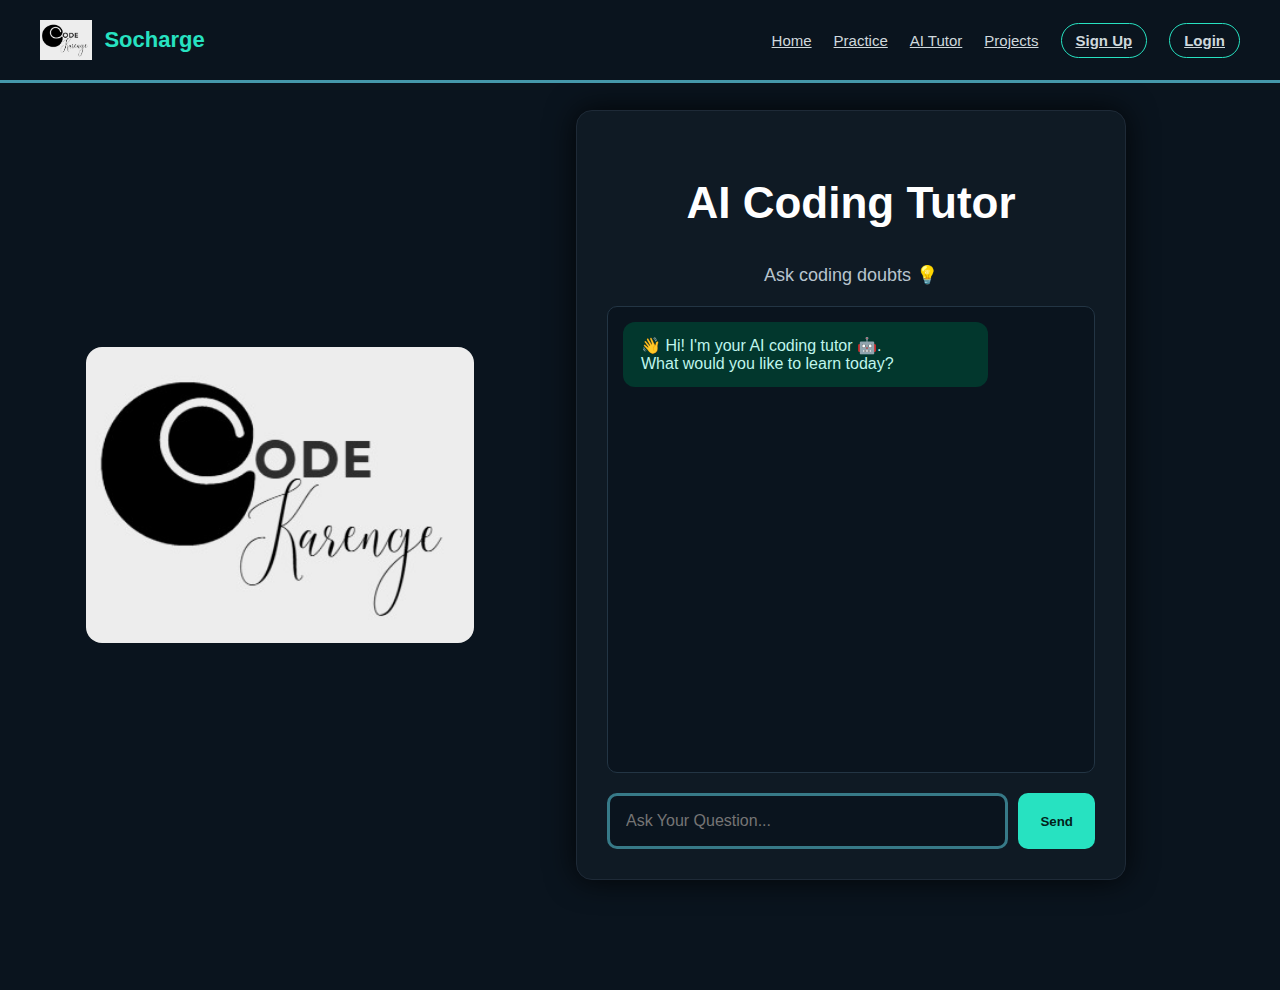
<file: aibot.html>
<!DOCTYPE html>
<html lang="en">
<head>
<meta charset="UTF-8">
<title>AI Coding Tutor</title>
<link rel="stylesheet" href="aibot.css">
</head>

<body>


<div class="navbar">
  <div class="nav-left">
    <img src="code karege new.jpeg" alt="Logo">
    <span>Socharge</span>
  </div>

  <div class="nav-right">
    <a href="#">Home</a>
    <a href="#">Practice</a>
    <a href="#">AI Tutor</a>
    <a href="#">Projects</a>
    <a href="#" class="nav-btn login">Sign Up</a>
    <a href="#" class="nav-btn login">Login</a>
  </div>
</div>


<div class="main-layout">

  <div class="image-section">
    <img src="code karege new.jpeg" alt="AI Coding">
  </div>

  <div class="container">
    <div class="login-box">
      <h2>AI Coding Tutor</h2>
      <div class="subtitle">Ask coding doubts 💡</div>

      <div class="chat-box">
        <div class="message bot">
          👋 Hi! I'm your AI coding tutor 🤖. 
          <br>
             What would you like to learn today?
        </div>
      </div>

      <div class="input-area">
        <input type="text" placeholder="Ask Your Question..." />
        <button>Send</button>
      </div>
    </div>
  </div>

</div>

</body>
</html>
</file>
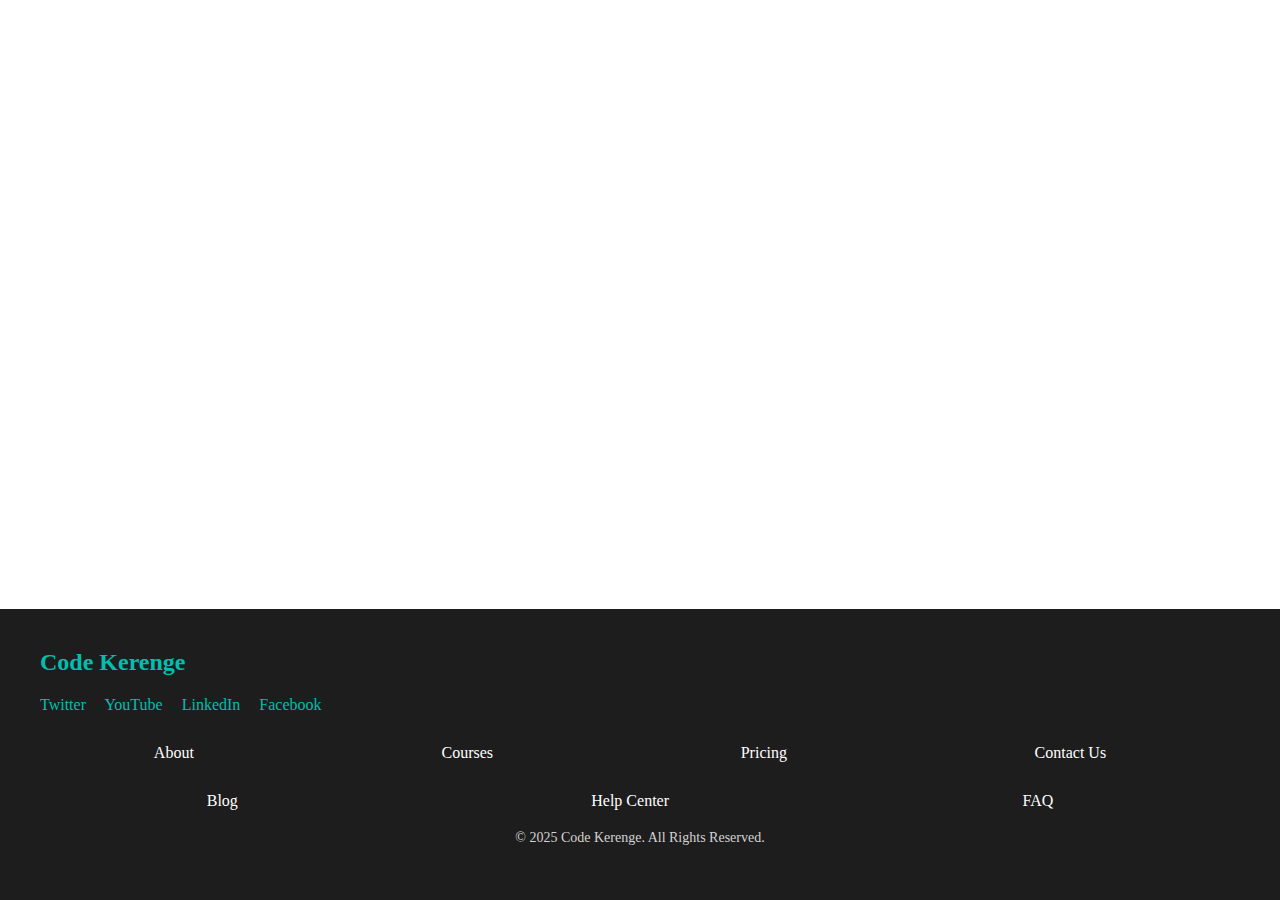
<file: footer.html>
<!DOCTYPE html>
<html lang="en">
<head>
  <meta charset="UTF-8">
  <meta name="viewport" content="width=device-width, initial-scale=1.0">
  <title>Document</title>
  <style>
    /* General Styles */
html, body {
  height: 100%;
  margin: 0;
}

.container {
  display: flex;
  flex-direction: column;
  height: 100%;
}

/* Footer Styles */
.footer {
  background-color: #1d1d1d; /* Dark black or aquamatine green */
  color: white;
  padding: 40px;
  margin-top: auto; /* Push the footer to the bottom of the page */
}

.footer .logo {
  font-size: 24px;
  color: #00bfae; /* Aquamatine green */
  font-weight: bold;
}

.footer .social-icons {
  margin-top: 20px;
}

.footer .social-icons a {
  color: #00bfae;
  margin-right: 15px;
  text-decoration: none;
}

.footer .links, .footer .resources {
  display: flex;
  justify-content: space-around;
  margin-top: 30px;
}

.footer .links a, .footer .resources a {
  color: white;
  text-decoration: none;
  margin-right: 20px;
}

.footer .links a:hover, .footer .resources a:hover {
  color: #00bfae; /* Highlight on hover */
}

.footer .footer-bottom {
  margin-top: 20px;
  text-align: center;
  font-size: 14px;
  color: lightgray;
}

  </style>
</head>
<body>
  <div class="container">
  <!-- Your page content goes here -->
  
  <!-- Footer -->
  <footer class="footer">
    <div class="logo">Code Kerenge</div>
    <div class="social-icons">
      <a href="#">Twitter</a>
      <a href="#">YouTube</a>
      <a href="#">LinkedIn</a>
      <a href="#">Facebook</a>
    </div>
    <div class="links">
      <a href="#">About</a>
      <a href="#">Courses</a>
      <a href="#">Pricing</a>
      <a href="#">Contact Us</a>
    </div>
    <div class="resources">
      <a href="#">Blog</a>
      <a href="#">Help Center</a>
      <a href="#">FAQ</a>
    </div>
    <div class="footer-bottom">
      <p>© 2025 Code Kerenge. All Rights Reserved.</p>
    </div>
  </footer>
</div>

</body>
</html>
</file>
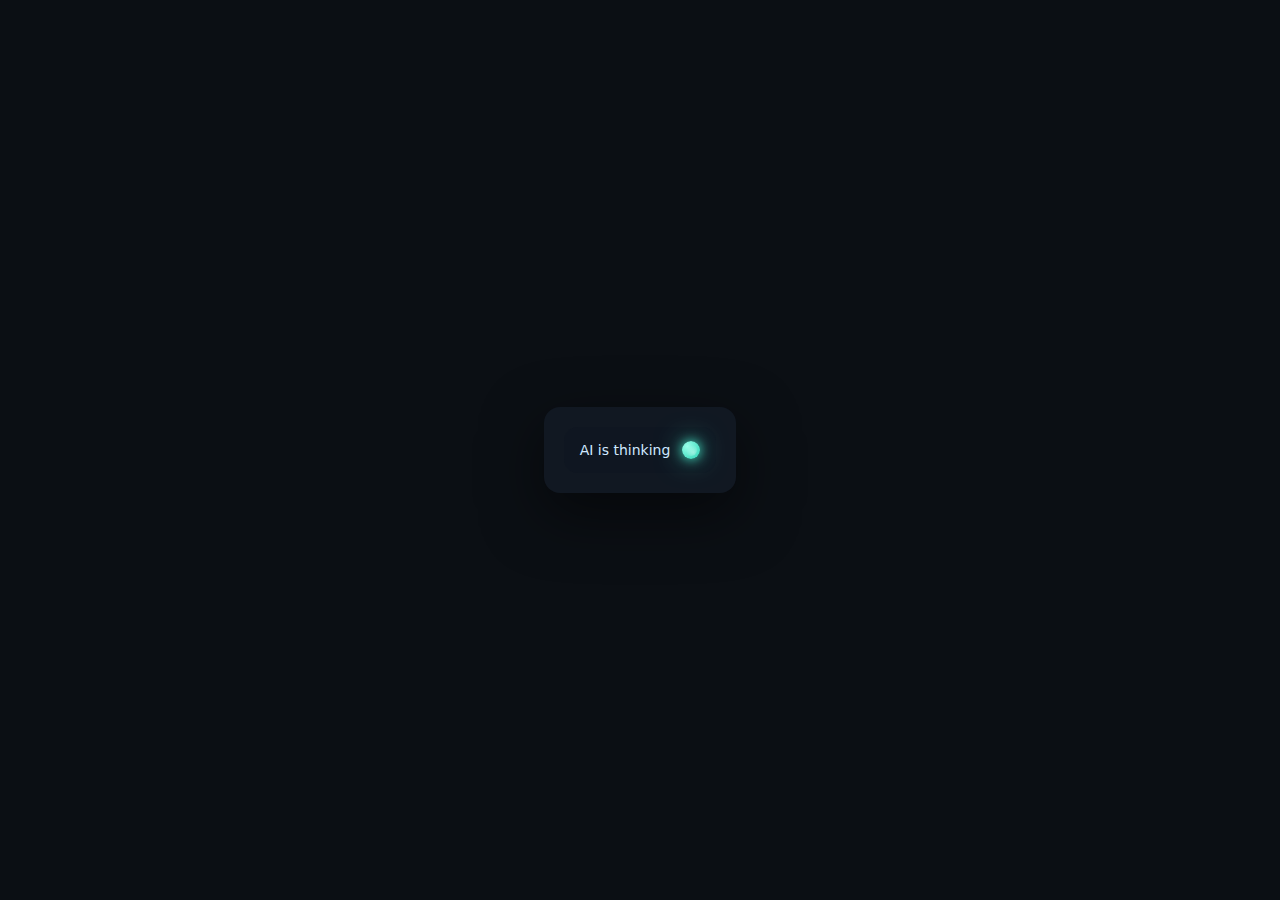
<file: jarvis.html>
<!DOCTYPE html>
<html lang="en">
<head>
<meta charset="UTF-8">
<title>Spherical AI Indicator</title>

<style>
  * {
    margin: 0;
    padding: 0;
    box-sizing: border-box;
    font-family: system-ui, sans-serif;
  }

  body {
    height: 100vh;
    background: #0b0f14;
    display: flex;
    justify-content: center;
    align-items: center;
  }

  /* ===== CHAT BOX ===== */
  .chat-box {
    background: #111822;
    padding: 20px;
    border-radius: 16px;
    box-shadow: 0 20px 60px rgba(0,0,0,0.5);
  }

  .bot-message {
    display: flex;
    align-items: center;
    gap: 12px;
    background: #0f1621;
    padding: 14px 16px;
    border-radius: 14px;
    color: #cfe8ff;
    font-size: 14px;
  }

  /* ===== SPHERICAL AI INDICATOR ===== */
  .ai-sphere {
    width: 18px;
    height: 18px;
    border-radius: 50%;
    position: relative;
    background: radial-gradient(
      circle at 30% 30%,
      #9affea,
      #2ad3b4
    );
    box-shadow:
      0 0 12px rgba(79,255,220,0.9),
      0 0 28px rgba(79,255,220,0.6);
    animation: breathe 1.8s ease-in-out infinite;
  }

  /* soft inner motion */
  .ai-sphere::after {
    content: "";
    position: absolute;
    inset: 3px;
    border-radius: 50%;
    background: radial-gradient(
      circle at 70% 70%,
      rgba(255,255,255,0.35),
      transparent 60%
    );
    animation: drift 2.5s linear infinite;
  }

  /* ===== ANIMATIONS ===== */
  @keyframes breathe {
    0%, 100% {
      transform: scale(1);
      opacity: 0.7;
    }
    50% {
      transform: scale(1.25);
      opacity: 1;
    }
  }

  @keyframes drift {
    from {
      transform: rotate(0deg);
    }
    to {
      transform: rotate(360deg);
    }
  }
</style>
</head>

<body>

  <div class="chat-box">
    <div class="bot-message">
      <span>AI is thinking</span>
      <div class="ai-sphere"></div>
    </div>
  </div>

</body>
</html>
</file>
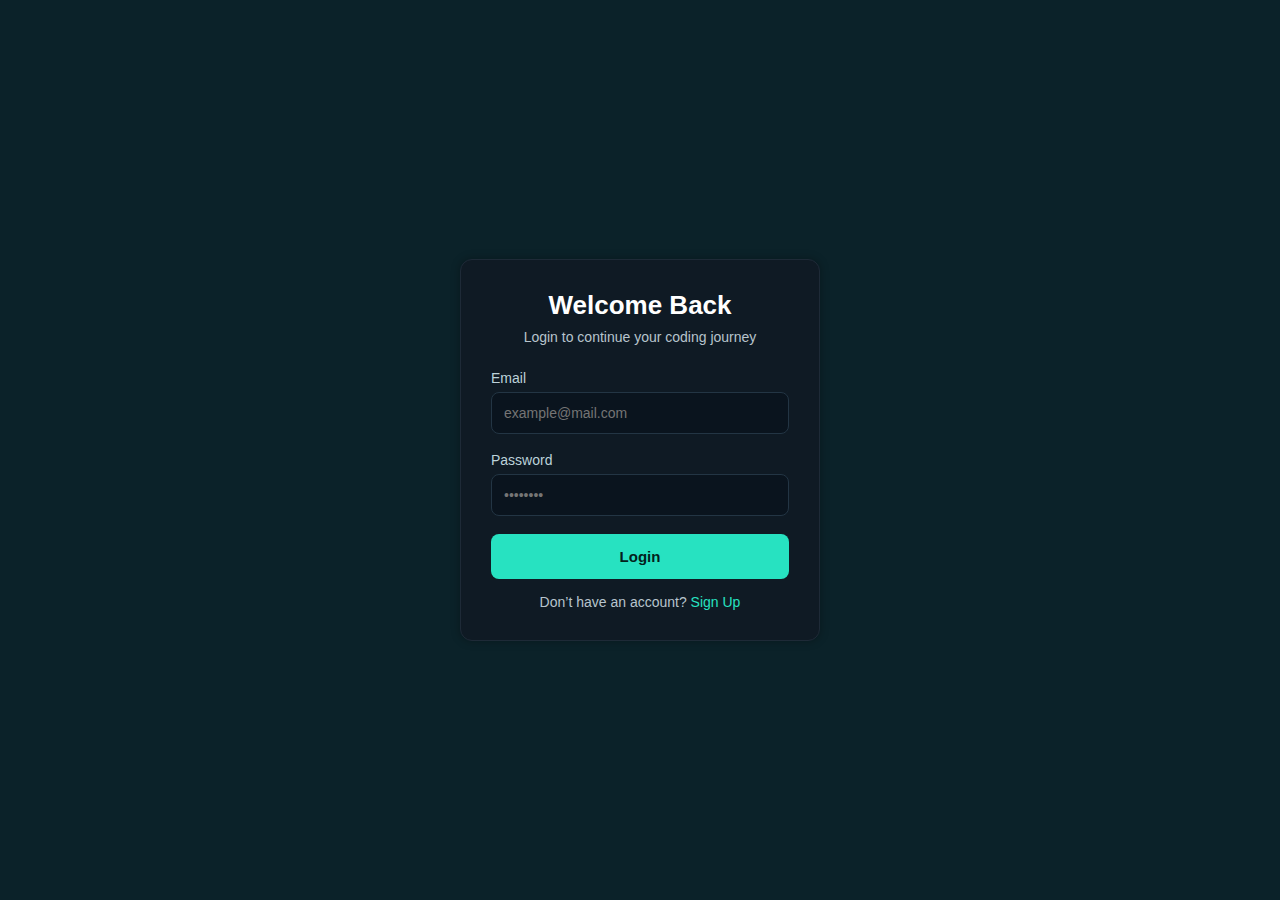
<file: login.html>
<!DOCTYPE html>
<html lang="en">
<head>
  <meta charset="UTF-8" />
  <meta name="viewport" content="width=device-width, initial-scale=1.0" />
  <title>Login | CodeElevate</title>
  <link rel="stylesheet" href="login_signup.css" />
</head>
<body>

  <div class="container">
    <div class="login-box">
      <h2>Welcome Back</h2>
      <p class="subtitle">Login to continue your coding journey</p>

      <form>
        <div class="input-group">
          <label>Email</label>
          <input type="email" placeholder="example@mail.com" required />
        </div>

        <div class="input-group">
          <label>Password</label>
          <input type="password" placeholder="••••••••" required />
        </div>

        <button type="submit" class="btn">Login</button>
      </form>

      <p class="signup-text">
        Don’t have an account? <a href="#">Sign Up</a>
      </p>
    </div>
  </div>

</body>
</html>
</file>
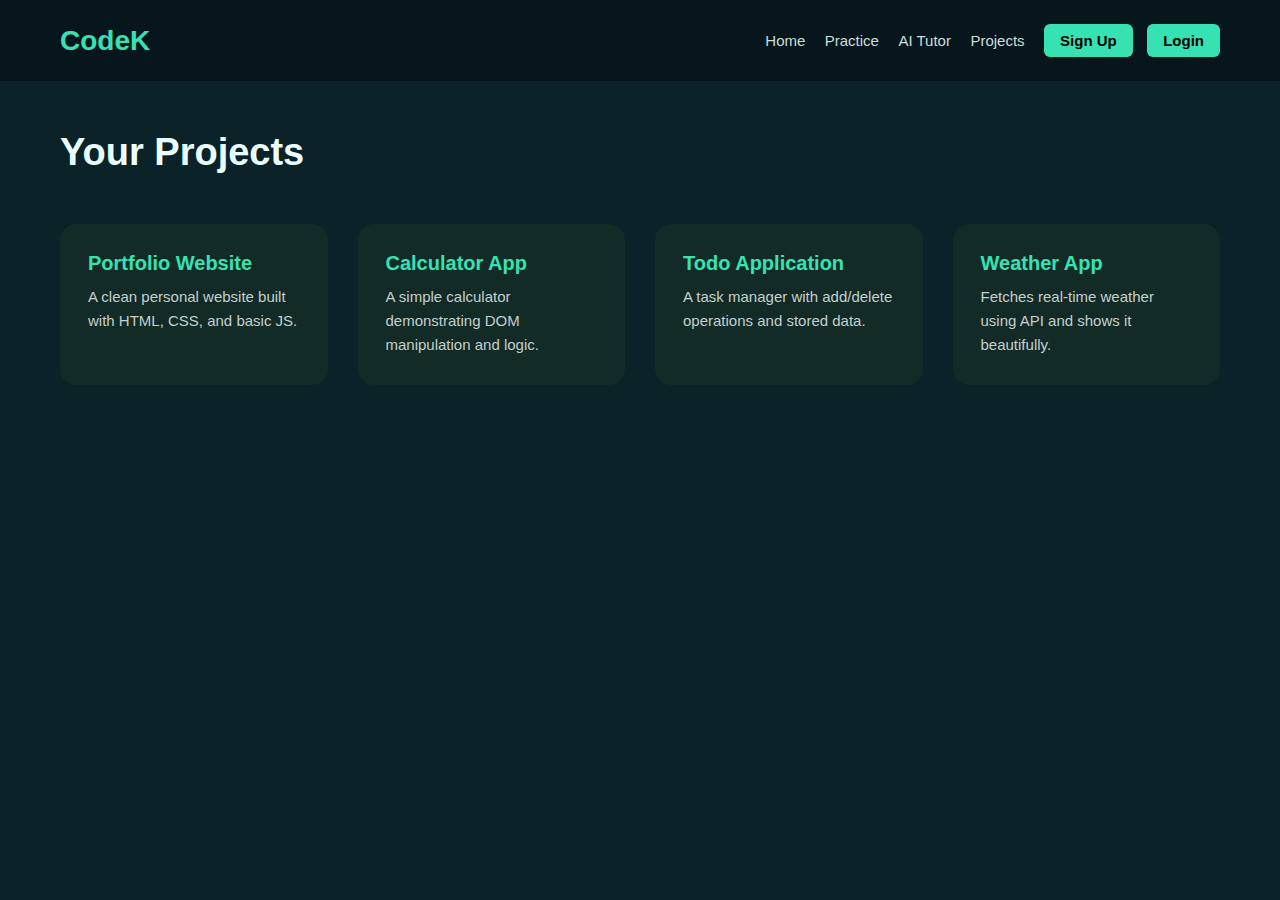
<file: projects.html>
<!DOCTYPE html>
<html lang="en">

<head>
    <meta charset="UTF-8">
    <meta name="viewport" content="width=device-width, initial-scale=1.0">
    <link rel="stylesheet" href="style.css">
    <link rel="stylesheet" href="projects.css">
    <title>Codek</title>
</head>

<body>

    <!-- NAVBAR -->
    <header>
        <a class="logo" href="index.html">
            <div>CodeK</div>
        </a>
        <nav>
            <a href="index.html">Home</a>
            <a href="practice.html">Practice</a>
            <a href="aitutor.html">AI Tutor</a>
            <a href="projects.html">Projects</a>
            <a href="signup.html" class="signup">Sign Up</a>
            <a href="login.html" class="login">Login</a>
        </nav>
    </header>




    <!-- PAGE TITLE -->
    <h1 class="page-title">Your Projects</h1>

    <!-- PROJECTS CONTAINER -->
    <div class="project-container">

        <div class="project-box">
            <h3>Portfolio Website</h3>
            <p>A clean personal website built with HTML, CSS, and basic JS.</p>
        </div>

        <div class="project-box">
            <h3>Calculator App</h3>
            <p>A simple calculator demonstrating DOM manipulation and logic.</p>
        </div>

        <div class="project-box">
            <h3>Todo Application</h3>
            <p>A task manager with add/delete operations and stored data.</p>
        </div>

        <div class="project-box">
            <h3>Weather App</h3>
            <p>Fetches real-time weather using API and shows it beautifully.</p>
        </div>

    </div>



</body>

</html>
</file>
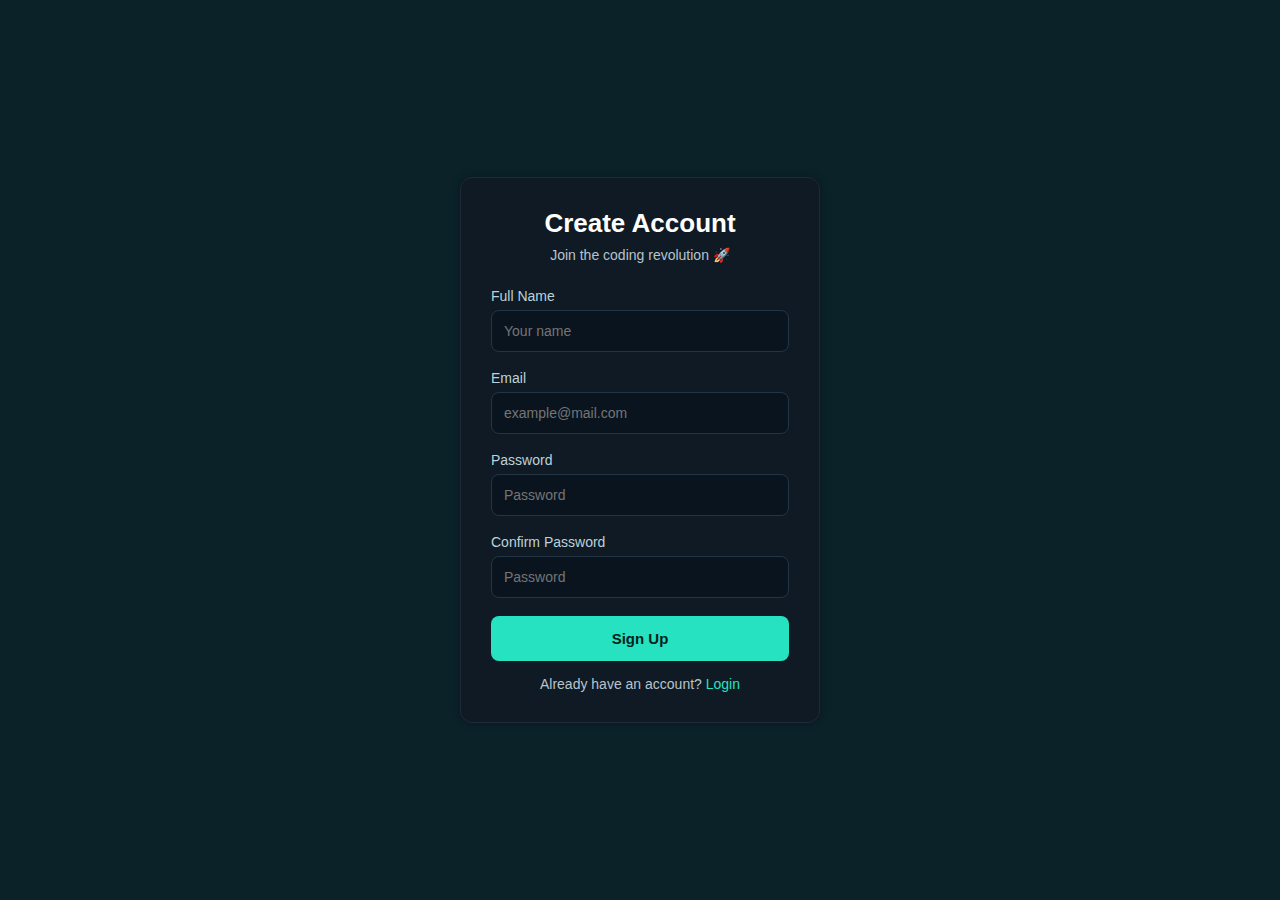
<file: signup.html>
<!DOCTYPE html>
<html lang="en">
<head>
  <meta charset="UTF-8">
  <meta name="viewport" content="width=device-width, initial-scale=1.0">
  <title>Sign Up | CodeElevate</title>
  <link rel="stylesheet" href="login_signup.css">
</head>
<body>

  <div class="container">
    <div class="login-box">
      <h2>Create Account</h2>
      <p class="subtitle">Join the coding revolution 🚀</p>

      <form>
        <div class="input-group">
          <label>Full Name</label>
          <input type="text" placeholder="Your name" required>
        </div>

        <div class="input-group">
          <label>Email</label>
          <input type="email" placeholder="example@mail.com" required>
        </div>

        <div class="input-group">
          <label>Password</label>
          <input type="password" placeholder="Password" required>
        </div>

        <div class="input-group">
          <label>Confirm Password</label>
          <input type="password" placeholder="Password" required>
        </div>

        <button type="submit" class="btn">Sign Up</button>
      </form>

      <p class="signup-text">
        Already have an account? <a href="login.html">Login</a>
      </p>
    </div>
  </div>

</body>
</html>
</file>
<file: aibot.css>
*{
  box-sizing: border-box;
}

body {
  background-color: #0A141E;
  height: 100vh;
  margin: 0;
  color: #fff;
  overflow: hidden;
  font-family: Arial
}

.navbar {
  position: fixed;
  top: 0;
  left: 0;
  width: 100%;
  height: 70px;
  background: rgb(10, 20, 30);
  display: flex;
  align-items: center;
  justify-content: space-between;
  padding: 40px;
  border-bottom: 3px solid #4598ab
}

.nav-left {
  display: flex;
  align-items: center;
  gap: 12px;
}

.nav-left img {
  height: 40px;
}

.nav-left span {
  font-size: 22px;
  font-weight: bold;
  color: #27E2C1;
}

.nav-right {
  display: flex;
  align-items: center;
  gap: 22px;
}

.nav-right a {

  color: #cfd8dc;
  font-size: 15px;
}

.nav-right a:hover {
  color: #27E2C1;
  
}

.nav-btn {
  padding: 8px 14px;
  border-radius: 20px;
  font-size: 14px;
  font-weight: bold;
}



.login {
  border: 1px solid #27E2C1;
  color: #27E2C1;
}


.main-layout {
  display: flex;
  width: 90%;
  height: calc(100vh - 90px); 
  margin: 90px auto 0;
}

.image-section {
  width: 40%;
  display: flex;
  justify-content: center;
  align-items: center;
}

.image-section img {
  width: 90%;
  border-radius: 16px;
}


.container {
  width: 60%;
  padding: 20px;
  display: flex;
  justify-content: right;
  align-items: right;
  margin-right: 70px;
}

.login-box {
  background: #0F1A24;
  border: 1px solid #1E2A37;
  border-radius: 16px;
  padding: 30px;
  box-shadow: 0 0 30px rgba(0,0,0,0.8);
  display: flex;
  flex-direction: column;
  height: 100%;
  width: 100%;
  max-width: 550px;

}

h2 {
  text-align: center;
  font-size: 44px;
}

.subtitle {
  text-align: center;
  font-size: 18px;
  color: #b7c4cd;
  margin-bottom: 20px;
}

.chat-box {
  flex: 1;
  overflow-y: auto;
  padding: 15px;
  border-radius: 10px;
  background: #0A141E;
  border: 1px solid #233544;
}

.message {
  max-width: 80%;
  padding: 14px 18px;
  margin-bottom: 14px;
  border-radius: 12px;
  font-size: 16px;
}

.bot {
  background: rgb(2, 55, 45);
  color: #bff5ec;

}

.input-area {
  display: flex;
  gap: 10px;
  margin-top: 20px;
}

.input-area input {
  flex: 1;
  background: #0A141E;
  border: 3px solid #377a88;
  border-radius: 10px;
  padding: 16px;
  font-size: 16px;
  color: #fff;
}

.input-area button {
  background: #27E2C1;
  border: none;
  padding: 16px 22px;
  border-radius: 10px;
  font-weight: bold;
  color: #03221C;
  cursor: pointer;
 
}
</file>
<file: login_signup.css>
* {
  margin: 0;
  padding: 0;
  box-sizing: border-box;
  font-family: "Poppins", sans-serif;
}

body {
  background-color: #0b2229;
  display: flex;
  justify-content: center;
  align-items: center;
  height: 100vh;
  color: #fff;
}

.container {
  width: 100%;
  max-width: 400px;
  padding: 20px;
}

.login-box {
  background: #0F1A24;
  border: 1px solid #1E2A37;
  border-radius: 12px;
  padding: 30px;
  text-align: center;
  box-shadow: 0 0 10px rgba(0,0,0,0.3);
}

h2 {
  margin-bottom: 8px;
  font-size: 26px;
  font-weight: 600;
}

.subtitle {
  font-size: 14px;
  color: #b7c4cd;
  margin-bottom: 25px;
}

.input-group {
  text-align: left;
  margin-bottom: 18px;
}

label {
  font-size: 14px;
  color: #bcd2da;
  margin-bottom: 6px;
  display: block;
}

input {
  width: 100%;
  background: #0A141E;
  border: 1px solid #233544;
  border-radius: 8px;
  padding: 12px;
  font-size: 14px;
  color: #fff;
  outline: none;
  transition: 0.3s;
}

input:focus {
  border-color: #27E2C1;
}

.btn {
  width: 100%;
  background: #27E2C1;
  border: none;
  padding: 14px;
  border-radius: 8px;
  font-size: 15px;
  font-weight: bold;
  color: #03221C;
  cursor: pointer;
  transition: 0.3s;
}

.btn:hover {
  opacity: 0.88;
}

.signup-text {
  margin-top: 15px;
  font-size: 14px;
  color: #b7c4cd;
}

.signup-text a {
  color: #27E2C1;
  text-decoration: none;
  font-weight: 500;
}

.signup-text a:hover {
  text-decoration: underline;
}
</file>
<file: style.css>
* {
    margin: 0;
    padding: 0;
    box-sizing: border-box;
    font-family: 'Inter', sans-serif;
}

body {
    /* background: #07161c; */
    background-color: #0b2229;
    color: #eafffd;
}

/******** NAVBAR ********/
header {
    display: flex;
    justify-content: space-between;
    align-items: center;
    height: 9vh;
    /* background-color: #0b2229; */
     background: #07161c;
    padding: 20px 60px;
}

.logo {
  text-decoration: none;
    font-size: 28px;
    font-weight: 700;
    color: #36e2b2;
}

nav a {
    color: #c7dfdb;
    margin-left: 15px;
    text-decoration: none;
    font-size: 15px;
    transition: .2s;
}

nav a:hover {
    color: white;
    background-color: #0f262c;
}

.signup,
.login {
    background: #36e2b2;
    color: #000;
    padding: 8px 16px;
    border-radius: 6px;
    font-weight: 600;
}

.login {
    margin-left: 10px;
}

/******** HERO SECTION ********/
.hero {
    display: flex;
    justify-content: space-between;
    align-items: center;
    padding: 60px 60px;
    flex-wrap: wrap;
    gap: 30px;
}


.hero-text h1 {
    font-size: 46px;
    font-weight: 700;
    line-height: 1.3;
    max-width: 550px;
}

.buttons {
    margin-top: 25px;
}

.primary-btn,
.secondary-btn {
    padding: 14px 26px;
    font-size: 16px;
    border-radius: 10px;
    cursor: pointer;
    border: none;
}

.primary-btn {
    background: #36e2b2;
    color: #000;
    
    margin-right: 12px;
}

.secondary-btn {
    background: #123238;
    color: #d8f5ee;
}

/******** CODE CARD ********/
.code-card {
    /* background: #0b2229; */
    background-color: rgba(0, 0, 0, 0.4);
    padding: 22px;
    width: 350px;
    border-radius: 14px;
    font-size: 14px;
    opacity: .95;
    overflow-x: auto;
}



/******** TRACKS SECTION ********/
.tracks {
    height: auto;
    padding: 50px 60px;
}

.tracks h2 {
    margin-bottom: 25px;
    font-size: 28px;
}

.track-grid {
    display: grid;
    grid-template-columns: repeat(auto-fit, minmax(180px, 1fr));
    gap: 18px;
}

.track-card {
  background: #122b27;
    padding: 18px;
    height: 100%;
    border-radius: 14px;
}
.track-card:hover{
    transform: translateY(-8px);
    transition-duration: 0.5s;
  box-shadow: 0 20px 40px rgba(0,0,0,0.3);
}

.track-logo {
    width: 42px;
    height: 42px;
}

.title {
    margin-top: 12px;
    font-size: 16px;
    font-weight: 600;
}

.progress {
    margin-top: 10px;
    width: 100%;
    height: 6px;
    background: #12363d;
    border-radius: 5px;
}

.progress span {
    display: block;
    height: 100%;
    background: #36e2b2;
    border-radius: 5px;
}

.percent {
    font-size: 12px;
    margin-top: 5px;
    opacity: .7;
}

/******** WHY SECTION ********/
.why {
    padding: 50px 60px;
}

.why h2 {
    margin-bottom: 25px;
    font-size: 28px;
}

.features {
    display: flex;
    gap: 45px;
    flex-wrap: wrap;
    font-size: 18px;
    opacity: .9;
}



/* Why Codek */

.why-platform {
  padding: 30px 8%;
  background-color: #0b2229;
  color: #ffffff;
  text-align: center;
}

.why-platform h2 {
  font-size: 42px;
  margin-bottom: 10px;
}

.subtitle {
  max-width: 700px;
  margin: 0 auto 50px;
  font-size: 18px;
  color: #cfd8d6;
}

.feature-grid {
  display: grid;
  grid-template-columns: repeat(auto-fit, minmax(260px, 1fr));
  gap: 30px;
}

.feature-card {
  background: #122b27;
  padding: 30px;
  border-radius: 14px;
  text-align: left;
  transition: transform 0.3s ease, box-shadow 0.3s ease;
}

.feature-card:hover {
  transform: translateY(-8px);
  box-shadow: 0 20px 40px rgba(0,0,0,0.3);
}

.feature-card .icon {
  font-size: 32px;
}

.feature-card h3 {
  margin: 15px 0 10px;
  font-size: 22px;
}

.feature-card p {
  font-size: 15px;
  line-height: 1.6;
  color: #dbe6e3;
}


/******** RESPONSIVE ********/
@media (max-width: 900px) {
    header {
        padding: 20px;
    }

    nav a {
        margin-left: 10px;
    }

    .hero {
        padding: 40px 20px;
        text-align: center;
        justify-content: center;
    }

    .code-card {
        width: 100%;
    }
}

@media (max-width: 600px) {
    nav {
        display: none; /* simple mobile fix (burger menu can be added later) */
    }

    .hero-text h1 {
        font-size: 32px;
    }

    .features {
        justify-content: center;
        text-align: center;
    }
}


/*Practice page*/
.practice-container {
    display: flex;
    gap: 20px;
    padding: 40px 60px;
    flex-wrap: wrap;
}

/* Left panel */
.question-panel {
    flex: 1 1 25%;
    min-width: 250px;
}

/* Right panel */
.editor-panel {
    flex: 1 1 70%;
    min-width: 400px;
}

.editor-header {
    display: flex;
    justify-content: space-between;
    margin-bottom: 10px;
    font-weight: 600;
}

textarea {
    width: 100%;
    height: 250px;
    background-color: #0b2229; /* matches main background */
    color: #eafffd;
    border-radius: 8px;
    padding: 10px;
    border: none;
    resize: none;
}

.output {
    margin-top: 15px;
    padding: 10px;
    background: rgba(0,0,0,0.4);
    border-radius: 8px;
    color: #eafffd;
    font-family: monospace;
}


/* FOOTER */
/* ===== RESET ===== */
* {
  margin: 0;
  padding: 0;
  box-sizing: border-box;
  font-family: 'Inter', sans-serif;
}

/* ===== FOOTER BASE ===== */
.site-footer {
  background: #07161c;
  color: #cfd8d6;
  padding: 60px 80px 30px;
}

/* ===== FOOTER GRID ===== */
.footer-container {
  display: grid;
  grid-template-columns: 2fr 1fr 1fr 1fr;
  gap: 60px;
  max-width: 1200px;
  margin: auto;
}

/* ===== BRAND ===== */
.footer-brand h2 {
  color: #ffffff;
  font-size: 26px;
  margin-bottom: 12px;
}

.footer-brand p {
  font-size: 14px;
  line-height: 1.6;
  color: #aab7b4;
}

/* ===== COLUMNS ===== */
.footer-column h4 {
  color: #ffffff;
  font-size: 15px;
  margin-bottom: 16px;
}

.footer-column a {
  display: block;
  text-decoration: none;
  color: #aab7b4;
  font-size: 14px;
  margin-bottom: 10px;
  transition: color 0.3s ease;
}

.footer-column a:hover {
  color: #ffffff;
}

/* ===== BOTTOM BAR ===== */
.footer-bottom {
  border-top: 1px solid rgba(255, 255, 255, 0.1);
  margin: 40px auto 0;
  padding-top: 20px;
  max-width: 1200px;
  display: flex;
  justify-content: space-between;
  align-items: center;
}

.footer-bottom p {
  font-size: 13px;
  color: #9aa5a2;
}

.footer-legal a {
  font-size: 13px;
  color: #9aa5a2;
  margin-left: 20px;
  text-decoration: none;
  transition: color 0.3s ease;
}

.footer-legal a:hover {
  color: #ffffff;
}

/* ===== RESPONSIVE ===== */
@media (max-width: 900px) {
  .site-footer {
    padding: 50px 40px 25px;
  }

  .footer-container {
    grid-template-columns: 1fr 1fr;
    gap: 40px;
  }

  .footer-bottom {
    flex-direction: column;
    gap: 10px;
    text-align: center;
  }

  .footer-legal a {
    margin-left: 12px;
    margin-right: 12px;
  }
}

@media (max-width: 500px) {
  .footer-container {
    grid-template-columns: 1fr;
  }

  .site-footer {
    padding: 40px 24px 20px;
  }
}
</file>
<file: projects.css>
/******** PROJECTS PAGE ********/

.page-title {
    padding: 50px 60px 20px;
    font-size: 38px;
    font-weight: 700;
    color: #eafffd;
}

/* Container */
.project-container {
    padding: 30px 60px 80px;
    display: grid;
    grid-template-columns: repeat(auto-fit, minmax(260px, 1fr));
    gap: 30px;
}

/* Project Card */
.project-box {
    background: #122b27;
    padding: 28px;
    border-radius: 16px;
    transition: transform 0.4s ease, box-shadow 0.4s ease;
    cursor: pointer;
}

/* Hover effect (same feel as track-card / feature-card) */
.project-box:hover {
    transform: translateY(-10px);
    box-shadow: 0 22px 45px rgba(0, 0, 0, 0.35);
}

/* Project Title */
.project-box h3 {
    font-size: 20px;
    margin-bottom: 10px;
    color: #36e2b2;
    font-weight: 600;
}

/* Project Description */
.project-box p {
    font-size: 15px;
    line-height: 1.6;
    color: #cfd8d6;
    opacity: 0.95;
}

/******** RESPONSIVE ********/

@media (max-width: 900px) {
    .page-title {
        padding: 40px 30px 15px;
        font-size: 32px;
        text-align: center;
    }

    .project-container {
        padding: 20px 30px 60px;
    }
}

@media (max-width: 600px) {
    .page-title {
        font-size: 26px;
    }

    .project-box {
        padding: 22px;
    }
}
</file>
